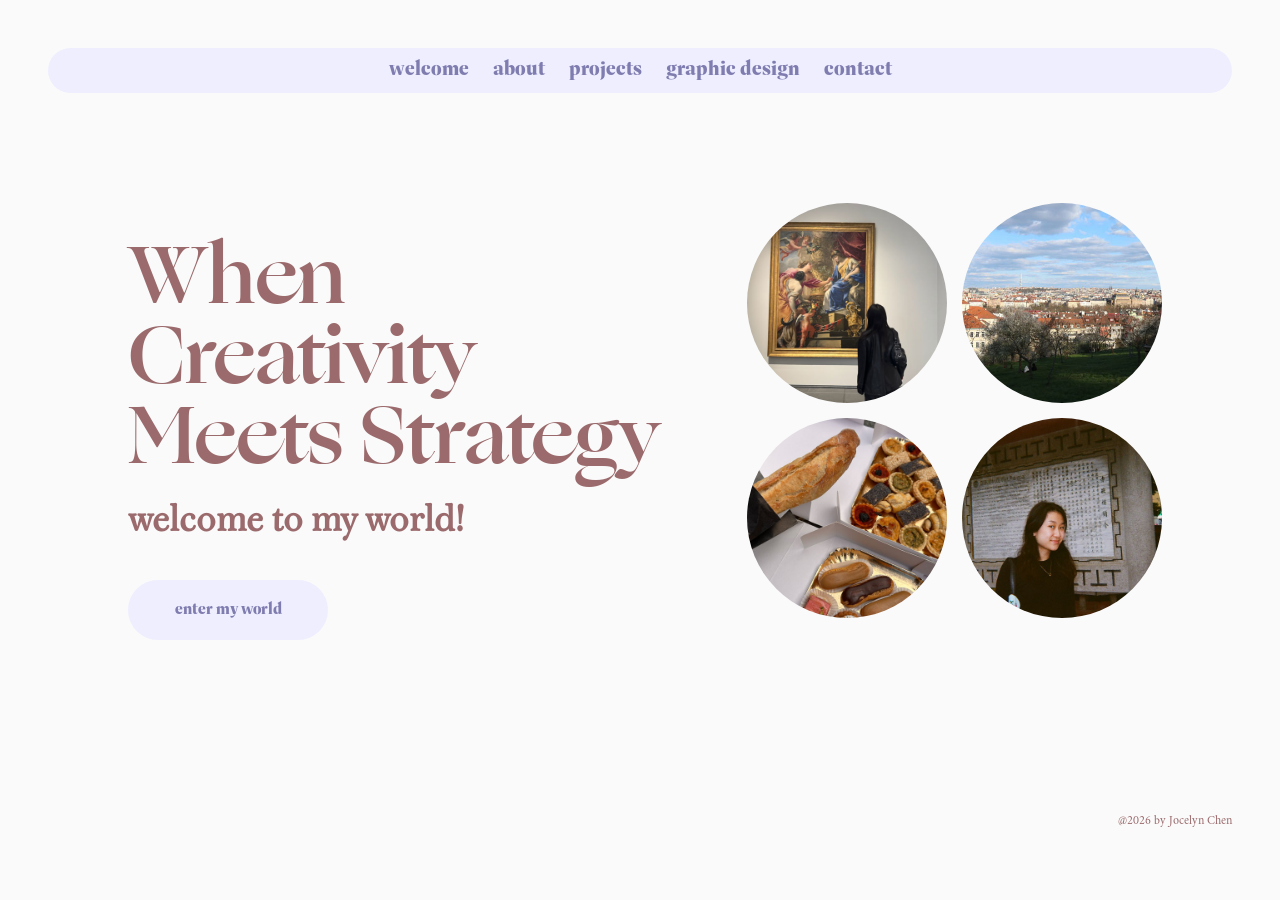
<file: index.html>
<!DOCTYPE html>
<html>
  <header>
    <meta charset="utf-8">
    <meta name="viewport" content="width=device-width, initial-scale=1.0">
    <title>Jocelyn Chen - Portfolio</title>
     <link rel="stylesheet" href="styles.css" type="text/css">

  </header>

  <body>

  <main>
    
 <div class="navbar">
    <a href="./index.html">welcome</a>
    <a href="./about.html">about</a>
    <a href="./projects.html">projects</a>
    <a href="./design.html">graphic design</a>
    <a href="./contact.html">contact</a>
  </div>

  <div class="home">

    <div class="title">

<pre>
When 
Creativity
Meets Strategy</pre>

  <div class="welcometext"></div>
  
    <a href="./about.html" class="button-link">enter my world</a>

</div>

    <div class="photos">
      <img src="./welcome/img0001_480.jpg" srcset="./img0001_960.jpg 2x ./img0001_1440.jpg 4x" alt="Me standing in front of a painting in a museum">
      <img src="./welcome/img0002_480.jpg" srcset="./img0002_960.jpg 2x ./img0002_1440.jpg 4x" alt="Prague skyline">
      <img src="./welcome/img0003_480.jpg" srcset="./img0003_960.jpg 2x ./img0003_1440.jpg 4x"  alt="French pastry">
      <img src="./welcome/img0005_480.jpg" srcset="./img0005_960.jpg 2x ./img0005_1440.jpg 4x" alt="a picture of me">
    </div>
</div>

</main>

<footer> @2026 by Jocelyn Chen</footer>

<script src="interaction.js"></script>

</body>
</html>
</file>
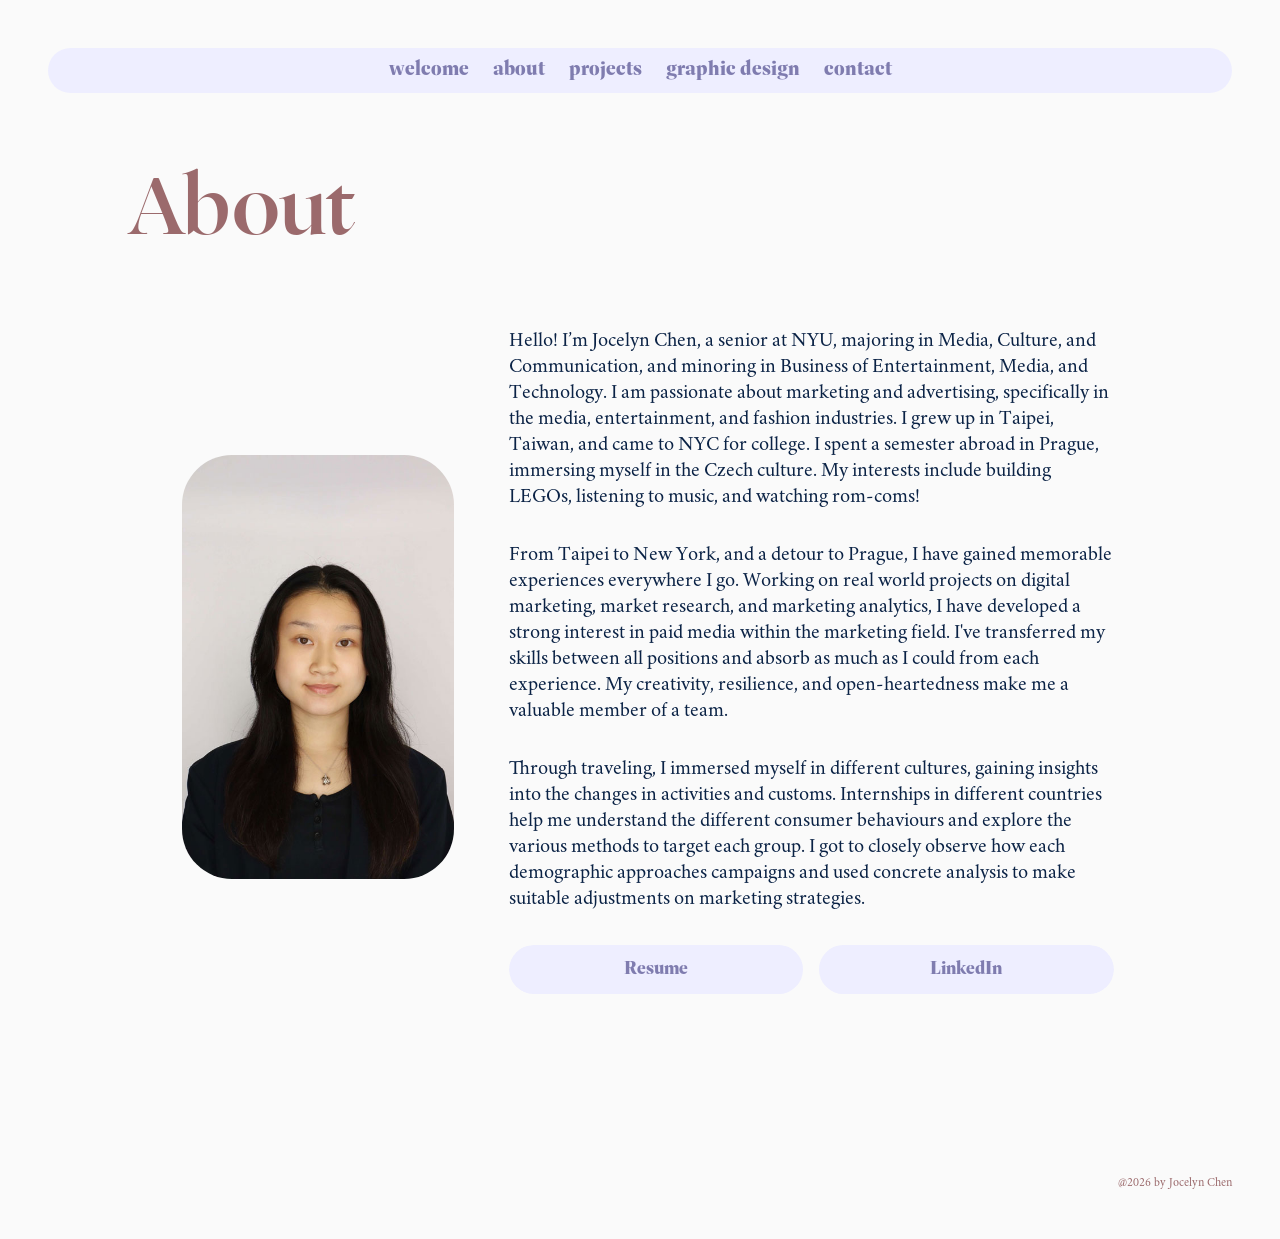
<file: about.html>
<!DOCTYPE html>

<html>
  <header>
    <meta charset="utf-8">
    <meta name="viewport" content="width=device-width, initial-scale=1.0">
    <title>Jocelyn Chen - Portfolio</title>
     <link rel="stylesheet" href="styles.css" type="text/css">

  </header>

  <body>

<main>

    <div class="navbar">
    <a href="./index.html">welcome</a>
    <a href="./about.html">about</a>
    <a href="./projects.html">projects</a>
    <a href="./design.html">graphic design</a>
    <a href="./contact.html">contact</a>
  </div>

   

  <h1>About</h1>


<div class="columns"> 

  <img src="Jocelyn-Chen_480.jpg" srcset="Jocelyn-Chen_960.jpg 2x Jocelyn-Chen_1440.jpg 4x" alt="a headshot of me" width="90%">
  <div class="text">
    <p>Hello! I’m Jocelyn Chen, a senior at NYU, majoring in Media, Culture, and Communication, and minoring in Business of Entertainment, Media, and Technology. I am passionate about marketing and advertising, specifically in the media, entertainment, and fashion industries. I grew up in Taipei, Taiwan, and came to NYC for college.  I spent a semester abroad in Prague, immersing myself in the Czech culture. My interests include building LEGOs,  listening to music, and watching rom-coms!</p>
   
    <p>From Taipei to New York, and a detour to Prague, I have gained memorable experiences everywhere I go. Working on real world projects on digital marketing, market research, and marketing analytics, I have developed a strong interest in paid media within the marketing field. I've transferred my skills between all positions and absorb as much as I could from each experience. My creativity, resilience, and open-heartedness make me a valuable member of a team.</p>

    <p>Through traveling, I immersed myself in different cultures, gaining insights into the changes in activities and customs. Internships in different countries help me understand the different consumer behaviours and explore the various methods to target each group. I got to closely observe how each demographic approaches campaigns and used concrete analysis to make suitable adjustments on marketing strategies.</p>

  <div class="links">

    <a href="https://drive.google.com/file/d/1IeZfxQhdp_Z14bgF3bKN6LbgaH3zV-82/view?usp=sharing" target="_blank" class="button">Resume</a>

   <a href="https://www.linkedin.com/in/i-chen-jocelyn-chen/" target="_blank" class="button">LinkedIn</a>
  </div>  
  </div>

  
</div>

<script src="interaction.js"></script>

</main>

  <footer> @2026 by Jocelyn Chen</footer>

</body>
  </html>
</file>
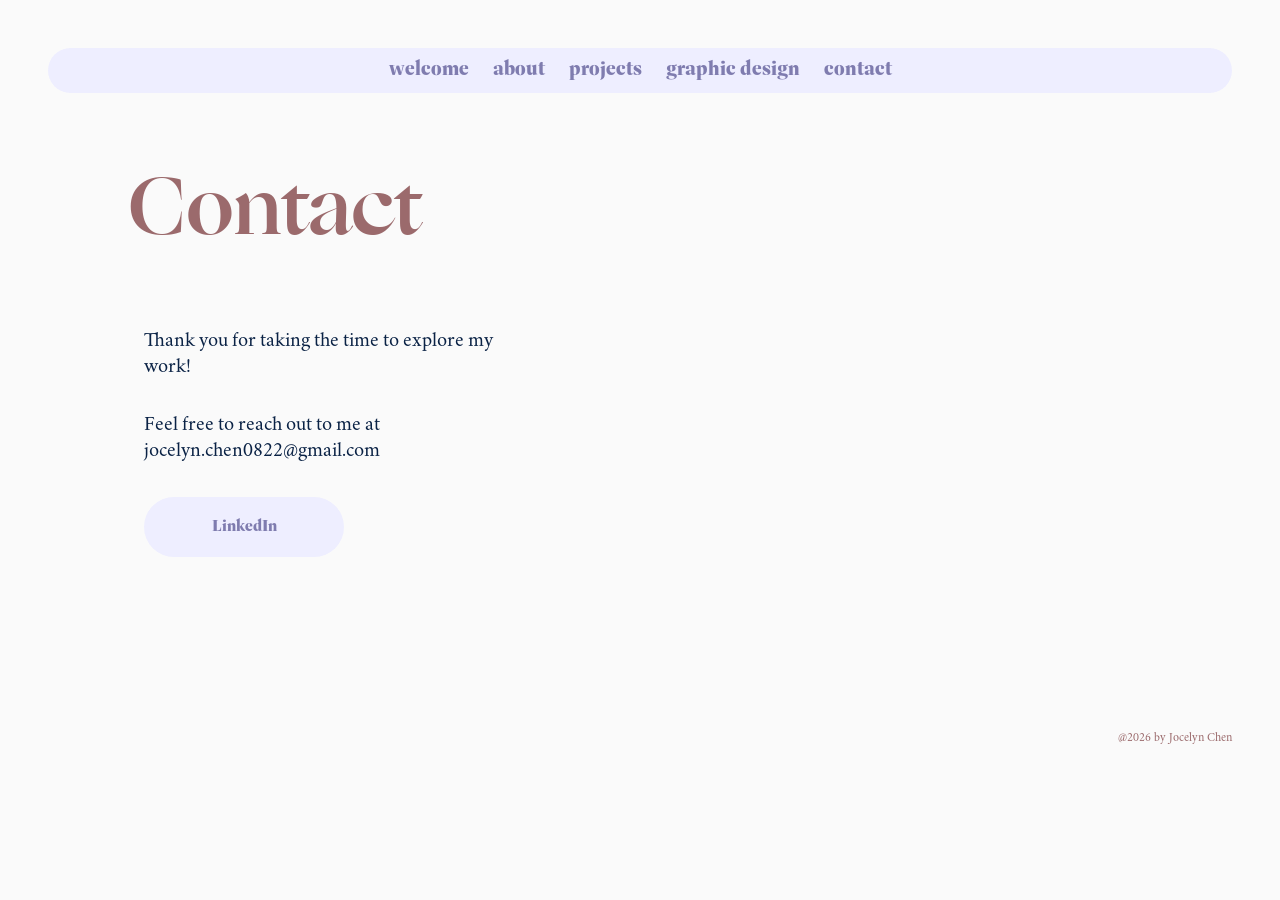
<file: contact.html>
<!DOCTYPE html>
<html>
  <header>
    <meta charset="utf-8">
    <meta name="viewport" content="width=device-width, initial-scale=1.0">
    <title>Jocelyn Chen - Portfolio</title>
     <link rel="stylesheet" href="styles.css" type="text/css">
    </header>

<body>

 <main>

    <div class="navbar">
    <a href="./index.html">welcome</a>
    <a href="./about.html">about</a>
    <a href="./projects.html">projects</a>
    <a href="./design.html">graphic design</a>
    <a href="./contact.html">contact</a>
  </div>
    
  <h1>Contact</h1>

<div class=contact>
  <div>
  <p class="paragraph">Thank you for taking the time to explore my work!</p>  
  <p class="paragraph">Feel free to reach out to me at jocelyn.chen0822@gmail.com</p>
  <a href="https://www.linkedin.com/in/i-chen-jocelyn-chen/" target="_blank" class="last">LinkedIn</a>
</div>


</div>

</main>
<footer> @2026 by Jocelyn Chen</footer>

</body>
</html>
</file>
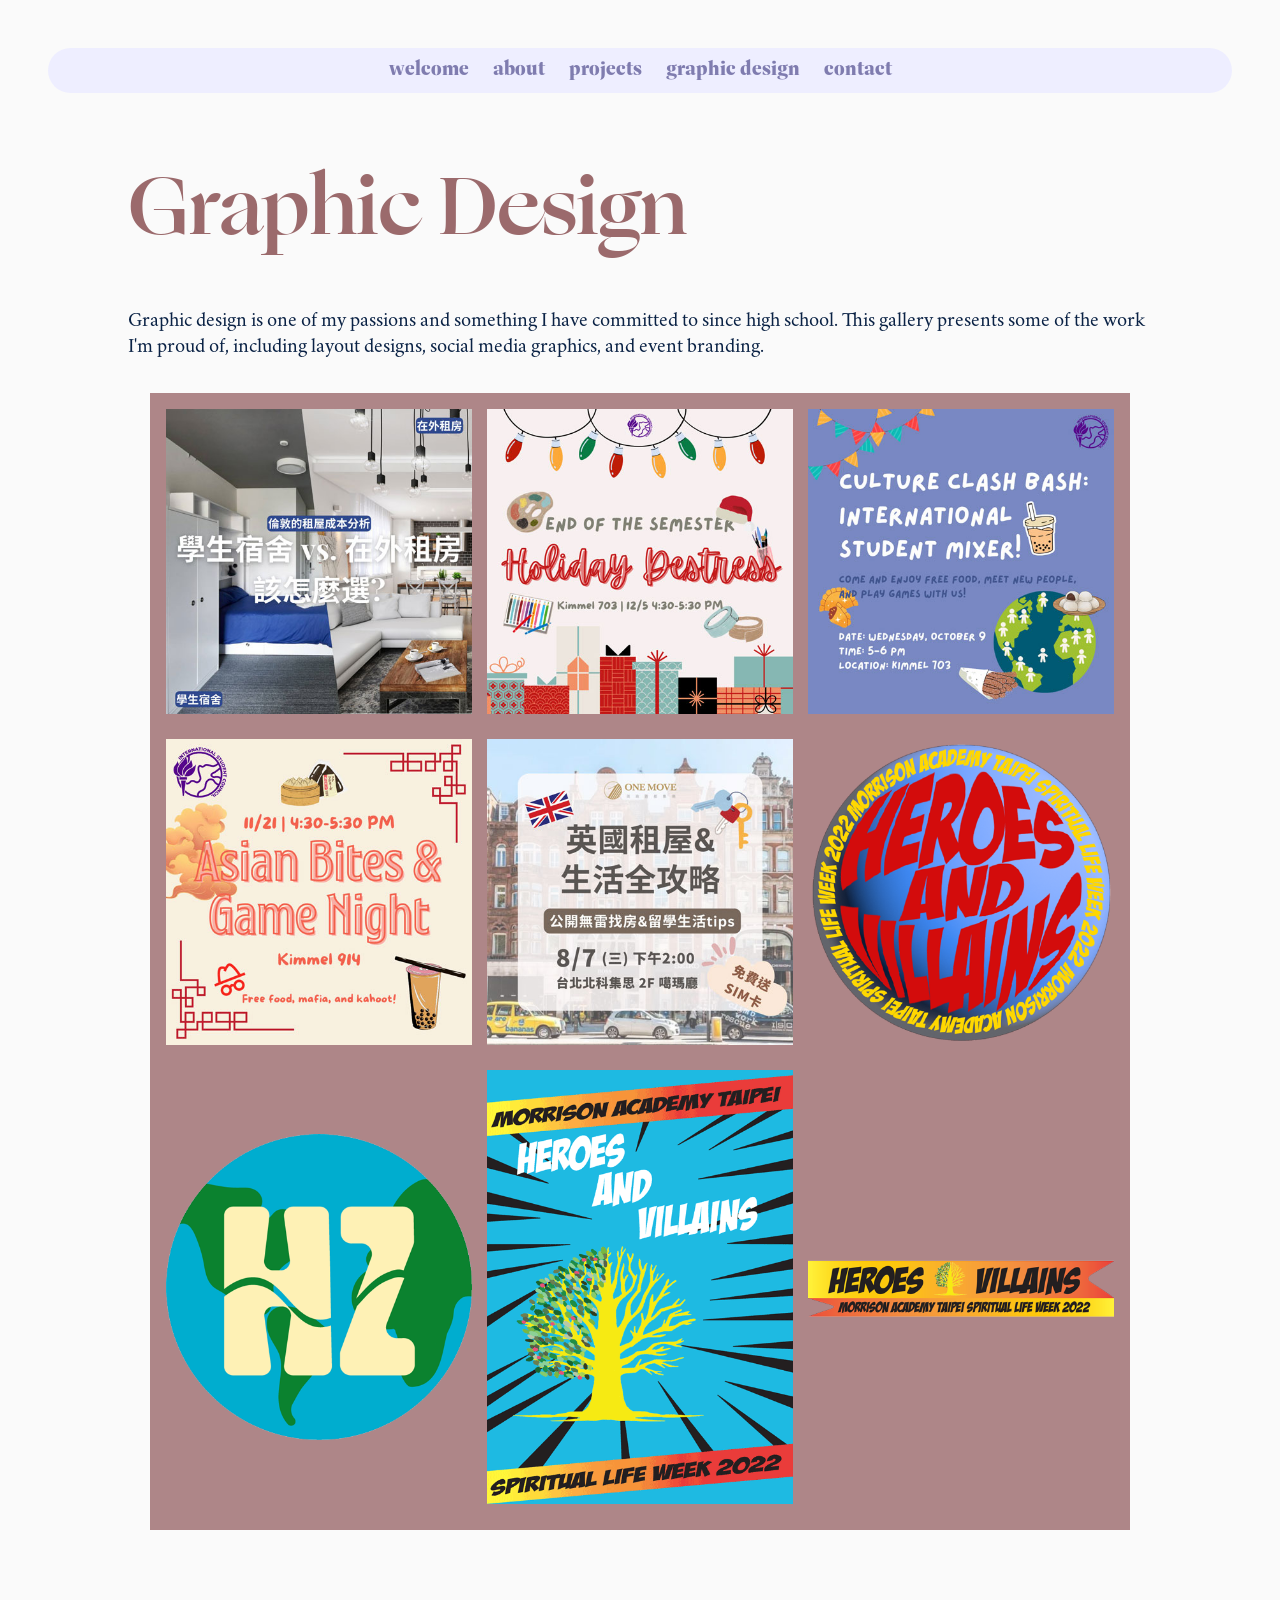
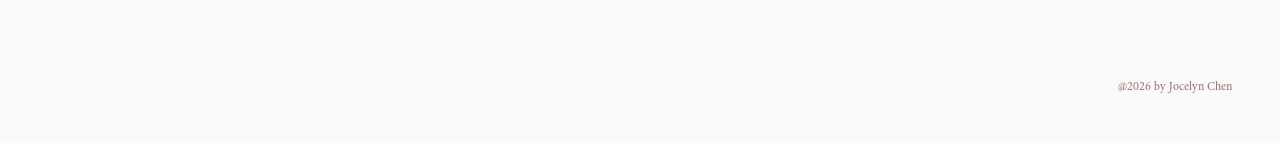
<file: design.html>
<!DOCTYPE html>
<html>
  <head>
    <meta charset="utf-8">
    <meta name="viewport" content="width=device-width, initial-scale=1.0">
    <title>Jocelyn Chen - Portfolio</title>
     <link rel="stylesheet" href="styles.css" type="text/css">
     <link rel="stylesheet" href="https://cdnjs.cloudflare.com/ajax/libs/font-awesome/6.0.0/css/all.min.css">


  </head>

<body>
<main>
    
 <div class="navbar">
    <a href="./index.html">welcome</a>
    <a href="./about.html">about</a>
    <a href="./projects.html">projects</a>
    <a href="./design.html">graphic design</a>
    <a href="./contact.html">contact</a>
  </div>


<h1>Graphic Design</h1>

<p class="paragraph">Graphic design is one of my passions and something I have committed to since high school. This gallery presents some of the work I'm proud of, including layout designs, social media graphics, and event branding. </p>

<div class="gallery-container">

  <div class="gallery-item" data-index="1">
    <img src="./Graphic Design/img0001_480.jpg" srcset="./Graphic Design/img0001_960.jpg 2x ./Graphic Design/img0001_1440.jpg 4x" alt="An Instagram graphic for One Move Group" >
  </div>

   <div class="gallery-item" data-index="2"> 
    <img  src="./Graphic Design/img0005_480.jpg"  srcset="./Graphic Design/img0005_960.jpg 2x ./Graphic Design/img0005_1440.jpg 4x" alt="An Instagram graphic for a Christmas event" >
  </div>

  <div class="gallery-item" data-index="3">
    <img  src="./Graphic Design/img0006_480.jpg"  srcset="./Graphic Design/img0006_960.jpg 2x./Graphic Design/img0006_1440.jpg 4x" alt="An Instagram graphic for beginning of semester event" >
  </div>

  <div class="gallery-item" data-index="4">
    <img src="./Graphic Design/img0007_480.jpg"  srcset="./Graphic Design/img0007_960.jpg 2x ./Graphic Design/img0007_1440.jpg 4x"alt="An Instagram graphic that says Asian Bites and Game Night " >
  </div>

  <div class="gallery-item" data-index="5">
    <img src="./Graphic Design/img0009_480.jpg"  srcset="./Graphic Design/img0009_960.jpg 2x ./Graphic Design/img0009_1440.jpg 4x" alt="An event poster" >
  </div>

  <div class="gallery-item" data-index="6">
    <img src="./Graphic Design/img0008_480.png"  srcset="./Graphic Design/img0008_960.png 2x ./Graphic Design/img0008_1440.png 4x" alt="Logo for Heroes and Villains" >
  </div>

  <div class="gallery-item" data-index="7">
    <img src="./Graphic Design/img0004_480.png"  srcset="./Graphic Design/img0004_960.png 2x ./Graphic Design/img0004_1440.png 4x" alt="Logo for HZ company" >
  </div>

  <div class="gallery-item" data-index="8">
    <img src="./Graphic Design/img0003_480.png"  srcset="./Graphic Design/img0003_960.png 2x ./Graphic Design/img0003_1440.png 4x" alt="Booklet for Heroes and Villains" >
  </div>


  <div class="gallery-item" data-index="9">
    <img class="item10" src="./Graphic Design/img0002_480.png"  srcset="./Graphic Design/img0002_960.png 2x ./Graphic Design/img0002_1440.png 4x" alt="Banner design for Heroes and Villains">
  </div>

</div>

</main>


  <footer> @2026 by Jocelyn Chen</footer>

  <script >
    
const galleryItem = document.getElementsByClassName("gallery-item");
const lightBoxContainer = document.createElement("div");
const lightBoxContent = document.createElement("div");
const lightBoxImg = document.createElement("img");
const lightBoxPrev = document.createElement("div");
const lightBoxNext = document.createElement("div");

lightBoxContainer.classList.add("lightbox");
lightBoxContent.classList.add("lightbox-content");
lightBoxPrev.classList.add("fa", "fa-angle-left", "lightbox-prev");
lightBoxNext.classList.add("fa", "fa-angle-right", "lightbox-next");

lightBoxContainer.appendChild(lightBoxContent);
lightBoxContent.appendChild(lightBoxImg);
lightBoxContent.appendChild(lightBoxPrev);
lightBoxContent.appendChild(lightBoxNext);

document.body.appendChild(lightBoxContainer);

let index = 1;

function showLightBox(n) {
    if (n > galleryItem.length) {
        index = 1;
    } else if (n < 1) {
        index = galleryItem.length;
    }
    let imageLocation = galleryItem[index-1].children[0].getAttribute("src");
    lightBoxImg.setAttribute("src", imageLocation);
}

function currentImage() {
    lightBoxContainer.style.display = "block";

    let imageIndex = parseInt(this.getAttribute("data-index"));
    showLightBox(index = imageIndex);
}
for (let i = 0; i < galleryItem.length; i++) {
    galleryItem[i].addEventListener("click", currentImage);
}

function slideImage(n) {
    showLightBox(index += n);
}
function prevImage() {
    slideImage(-1);
}
function nextImage() {
    slideImage(1);
}
lightBoxPrev.addEventListener("click", prevImage);
lightBoxNext.addEventListener("click", nextImage);

function closeLightBox(event) { // Pass 'event' as a parameter
    if (this === event.target) {
        lightBoxContainer.style.display = "none";
    }
}
lightBoxContainer.addEventListener("click", closeLightBox);



  </script>

</body>
</html>
</file>
<file: styles.css>
@font-face{
  font-family: Dashiell fine;
  src: url(./Fonts/dashiellfine-xbold.otf);
}

@font-face{
  font-family: Warbler;
  src: url(./Fonts/Warbler.otf);
}

@font-face{
  font-family: Crimson;
  src:url(./Fonts/Crimson-Roman.otf);


}
@font-face{
  font-family: Ogg;
  src: url(./Fonts/Ogg.ttf);
}


@media only screen and (max-width: 600px){
  
  body {
    margin: 1rem; 
    background-color:#FAFAFA ;
  }


pre{
  font-family:'Ogg';
  font-size:3.5em;
  color:#9B6A6C;
  margin-bottom:1.5rem;
  margin-left:1rem;
  text-align:center;
 line-height: 1em;

}

h1{
  font-family:'Ogg';
  font-size:3.5em;
  color:#9B6A6C;
  margin-bottom:1.5rem;
  text-align:center;
}

.welcometext{
  color:#9B6A6C;
  font-family: "Warbler";
  font-weight: bold;
  text-align:center;  
  margin-bottom: 1rem;
  font-size:2em;
  }

  h2{
  color:#9B6A6C;
  font-family: "Warbler";
  margin-bottom: 1rem;
  font-size:1em;
  text-align: center;
}

button {
  margin:auto;
  padding: 0.5rem;
  border:none;
  border-radius:30px;
  font-size: 0.75em;
  cursor: pointer;
  color: white;
  background-color: #0A2245;
  font-family: "Dashiell fine";
  align-content: center;
}

.paragraph {
    margin-left: 1rem;
    margin-right: 1rem;
    text-align: center;
  }

  .navbar{
  display: flex;
  flex-wrap:wrap; 
  flex-direction: row;
  justify-content: center;
  align-items: center;
  border-radius: 2rem;
  background-color:#eeeeff;
  font-family: "Dashiell fine";
  width:80%;
  margin: 1rem auto;

}

.navbar a{
  color:#7F7CAF;
  font-size: 1em;
  padding:0.75rem;
  text-decoration:none;
}

.button-link, .last {
    display: block;
    margin-left: auto;
    margin-right: auto;
    width: 50%;
    background-color:#eeeeff;
    text-align:center;
    color:#7F7CAF;
    line-height: 4em;
    font-size: 1em;
    text-decoration: none;
    font-family: "Dashiell fine";
    border-radius: 2rem;
    margin-bottom:1.5rem;
  }

.photos {
  display: grid;
  grid-template-columns: 0.25fr ;
  gap: 1rem;
place-content: center
}


.photos img {
    width: 10rem;
    height: 10rem;
    object-fit: cover;
    border-radius:50%;
}

p{

  font-family: "Crimson";
  color:#0A2245;
  font-size:1em;

}

.links{
  display: flex;
  flex-direction: column;
  overflow: hidden;
  align-items: center;
  border-radius: 2rem;
  font-family: "Dashiell fine";
  gap:1rem;
  margin-bottom: 2rem;
}

.text p{
  margin-bottom:2rem;
}

.button{
    display: block;
    width: 90%;
    background-color:#eeeeff;
    text-align:center;
    align-items: center;
    color:#7F7CAF;
    font-size: 1em;
    padding-top: 1rem;
  padding-bottom: 1rem;
    text-decoration: none;
    font-family: "Dashiell fine";
    border-radius: 2rem;
}


img{
    display:block;
    margin-left: auto;
    margin-right: auto;
    border-radius: 2rem;
}

h3{
   font-family: "Dashiell fine";
   font-size: 1.5em;
   color:#9B6A6C;
}

.paragraph{
  margin-bottom:2rem;
  text-align: left;
}

.gallery-container{
  display:grid;
  grid-template-columns: 1fr;
  place-content: center;
  place-items:center;
  width:100%;
  gap:1rem;
  padding: 1rem;
}

.gallery-container img{
    border-radius: 0px;
    width:80%;
    
}

.contact{
  display:grid;
  grid-template-columns: 1fr;
  place-items:center;
  place-content:center;
  width:90%;
  margin-left: 1rem;
}

.footer a, footer{
  font-family: "Crimson";
  position:static;
  font-size:1em;
  color:#9B6A6C;
  text-align: right;
  margin-top:10rem;
}

}

@media only screen and (min-width: 600px) {
  body {
    margin: 2rem; 
    background-color:#FAFAFA ;
  }


pre{
  font-family:'Ogg';
  font-size:5em;
  color:#9B6A6C;
  margin-bottom:1.5rem;
  margin-left:2rem;
  text-align:center;
 line-height: 1em;

}

h1{
  font-family:'Ogg';
  font-size:5em;
  color:#9B6A6C;
  margin-bottom:2rem;
  text-align:center;
}

.welcometext{
  color:#9B6A6C;
  font-family: "Warbler";
  font-weight: bold;
  text-align:center;  
  margin-bottom: 2rem;
  font-size:3em;
  }

  h2{
  color:#9B6A6C;
  font-family: "Warbler";
  margin-bottom: 2rem;
  font-size:2em;
  text-align: left;
}

button {
  margin:auto;
  padding: 1rem;
  border:none;
  border-radius:30px;
  font-size: 2em;
  cursor: pointer;
  color: white;
  background-color: #0A2245;
  font-family: "Dashiell fine";
  align-content: center;
}

.paragraph {
    margin-left: 2rem;
    margin-right: 2rem;
    text-align: center;
  }

  .navbar{
  display: flex;
  flex-wrap:wrap; 
  flex-direction: row;
  justify-content: center;
  align-items: center;
  border-radius: 2rem;
  background-color:#eeeeff;
  font-family: "Dashiell fine";
  width:80%;
  margin: 2rem auto;

}

.navbar a{
  color:#7F7CAF;
  font-size: 2em;
  padding:0.75rem;
  text-decoration:none;
}

.button-link, .last {
    display: block;
    margin-left: auto;
    margin-right: auto;
    width: 70%;
    background-color:#eeeeff;
    text-align:center;
    color:#7F7CAF;
    line-height: 2em;
    font-size: 2em;
    text-decoration: none;
    font-family: "Dashiell fine";
    border-radius: 2rem;
    margin-bottom:1.5rem;
  }

.photos {
  display: grid;
  grid-template-columns: 0.25fr ;
  gap: 1rem;
place-content: center
}


.photos img {
    width: 10rem;
    height: 10rem;
    object-fit: cover;
    border-radius:50%;
}

p{

  font-family: "Crimson";
  color:#0A2245;
  font-size:1.75em;

}

.links{
  display: flex;
  flex-direction: column;
  overflow: hidden;
  align-items: center;
  border-radius: 2rem;
  font-family: "Dashiell fine";
  gap:1rem;
  margin-bottom: 2rem;
}

.text p{
  margin-bottom:2rem;
}

.button{
    display: block;
    width: 90%;
    background-color:#eeeeff;
    text-align:center;
    align-items: center;
    color:#7F7CAF;
    font-size: 2em;
    padding-top: 1rem;
  padding-bottom: 1rem;
    text-decoration: none;
    font-family: "Dashiell fine";
    border-radius: 2rem;
}


img{
    display:block;
    margin-left: auto;
    margin-right: auto;
    border-radius: 2rem;
}

h3{
   font-family: "Dashiell fine";
   font-size: 2em;
   color:#9B6A6C;

}

.paragraph{
  margin-bottom:2rem;
  text-align: left;
}

.gallery-container{
  display:grid;
  grid-template-columns: 1fr;
  place-content: center;
  place-items:center;
  width:100%;
  gap:1rem;
  padding: 1rem;
}

.gallery-container img{
    border-radius: 0px;
    width:80%;
    
}

.contact{
  display:grid;
  grid-template-columns: 1fr;
  place-items:center;
  place-content:center;
  width:90%;
  margin-left: 1rem;
}

.footer a, footer{
  font-family: "Crimson";
  position:static;
  font-size:1em;
  color:#9B6A6C;
  text-align: right;
  margin-top:10rem;
}

}


/*desktop*/
@media only screen and (min-width:1024px){

body{
  background-color:#FAFAFA;
  margin:3rem;
}


.navbar{
  display: flex;
  position: sticky;
  top: 5px;
  z-index: 1000;
  flex-direction: row;
  justify-content: center;
  align-items: center;
  border-radius: 50px;
  background-color:#eeeeff;
  font-family: "Dashiell fine";
  width:100%;
  margin:0 auto;

}

.navbar a{
  color:#7F7CAF;
  font-size: 20px;
  padding:12px;
  text-decoration:none;
  transition: all 0.5s ease;
}

.navbar a:hover{
   color:white;
   background-color: #0A2245;
}

.navbar a:active{
   text-transform: uppercase;
  }

pre{
  font-family:'Ogg';
  font-size:80px;
  color:#9B6A6C;
  margin-bottom:20px;
  margin-left:5rem;
  line-height: 1em;
  text-align: left;

}

h1{
  font-family:'Ogg';
  font-size:80px;
  color:#9B6A6C;
  margin-bottom:2.5rem;
  margin-left:5rem;
text-align:left;
}


.welcometext{
  color:#9B6A6C;
  font-family: "Warbler";
  font-weight: bold;
  margin-left:5rem;
  margin-bottom: 2.5rem;
  font-size:35px;
  text-align: left;
  }


h2{
  color:#9B6A6C;
  font-family: "Warbler";
  margin-bottom: 1rem;
  font-size:1em;
  text-align: left;

}

button {
  padding: 12px;
  margin: 0.25rem;
  border:none;
 border-radius:30px;
  font-size: 1em;
  font-weight: bold;
  cursor: pointer;
  color: white;
  background-color: #0A2245;
  font-family: "Dashiell fine";
  transition: transform 0.2s, opacity 0.2s;
}

button:hover {
  transform: scale(1.05);
  opacity: 0.9;
}

p{

  font-family: "Crimson";
  color:#0A2245;
  font-size:1.25em;

}

.photos {
  display: grid;
  grid-template-columns: 0.25fr 0.25fr;
	gap: 15px;
  float:right;
  margin-right:70px;
}

.photos img {
    width: 200px;
    height: 200px;
    object-fit: cover;
    border-radius:50%;
    transition: all 0.5s ease;
}

.photos img:hover{
	transform:scale(1.2);
}

.button-link, .last {
		display: block;
		margin-left: 5rem;
  	width: 200px;
  	height: 60px;
  	background-color:#eeeeff;
  	text-align:center;
  	color:#7F7CAF;
  	line-height: 60px;
  	font-size: 16px;
  	text-decoration: none;
  	font-family: "Dashiell fine";
  	transition: all 0.5s ease;
    border-radius: 50px;
  }

  .button-link:hover, .last:hover{
  	background-color: #0A2245;
  	color: white;
    transform:scale(1.2);
  }


.columns {
  display: grid;
  grid-template-columns: 1fr 2fr; 
  gap: 40px;
  align-items: center;
  width: 80%;
  margin-left: auto;
  margin-right: auto;
}

.links{
  display: flex;
  flex-direction: row;
  overflow: hidden;
  align-items: center;
  border-radius: 30px;
  font-family: "Dashiell fine";
  width:100%;
  gap:1rem;
}

.text p{
  margin-bottom:2rem;

}

.button{
    display: block;
    width: 100%;
    background-color:#eeeeff;
    text-align:center;
    align-items: center;
    color:#7F7CAF;
    font-size: 18px;
    padding-top: 15px;
  padding-bottom: 15px;
    text-decoration: none;
    font-family: "Dashiell fine";
    transition: all 0.5s ease;
    border-radius: 30px;
}

 .button:hover{
    background-color: #0A2245;
    color: white;
  }


.home{
  display:grid;
  grid-template-columns: 2fr 1fr;
  align-items: center;
  justify-content: center;
  margin-top:4rem;
}

img{

    border-radius: 50px;
}

h3{
   font-family: "Dashiell fine";
   font-size: 25px;
   color:#9B6A6C;
}

.projects {
  display: grid;
  grid-template-columns: 1fr 2fr; 
  gap: 40px;
  align-items: center;
  width: 80%;
  margin-left: auto;
  margin-right: auto;
  padding:10px;

}

.gallery-container{
  display:flex;
  flex-wrap:wrap;
  justify-content: space-around;
  overflow:hidden;
  width:80%;
  margin-left: auto;
  margin-right: auto;
  gap:15px;
  background-color: rgba(155, 106, 108, 0.8);
  padding: 1rem;
  gap:15px;

}

.gallery-item {
  width: calc((100% - 30px) / 3);
    margin-bottom: 10px;
    opacity: 1;
    cursor: pointer;
}
.gallery-item:hover {
    opacity: 0.5;
}
.gallery-item img {
    width: 100%;
    border-radius: 0;
    object-fit: cover;
}
.gallery-content {
    font-size: .8em;
}

.lightbox {
    position: fixed;
    display: none;
    background-color:rgba(155, 106, 108, 0.5);
    width: 100%;
    height: 100%;              
    overflow: auto;
    top: 0;
    left: 0;
}
.lightbox-content {
    position: relative;
    width: 70%;
    height: 70%;
    margin: 5% auto;
}
.lightbox-content img {
    border-radius: 7px;
    width: 100%;
    height: 100%;
    object-fit: contain; 
}
.lightbox-prev,
.lightbox-next {
    position: absolute;
    background-color: rgba(155, 106, 108, 0.9);
    color: #fff;
    padding: 7px;
    top: 45%;
    cursor: pointer;
}
.lightbox-prev {
    left: 0;
}
.lightbox-next {
    right: 0;
}
.lightbox-prev:hover,
.lightbox-next:hover {
    opacity: .5;
}

.paragraph{
  margin-left:5rem;
  margin-right:5rem;
  margin-bottom:2rem;
}

.item10{
  grid-column-start:1;
  grid-column-end: 3;
}

.contact{
  display:grid;
  grid-template-columns: 1fr 1fr;
  place-items:center;
  place-content:center;
}

.footer a, footer{
  font-family: "Crimson";
  position:static;
  font-size:12px;
  color:#9B6A6C;
  text-align: right;
  margin-top:150px;
}


}
</file>
